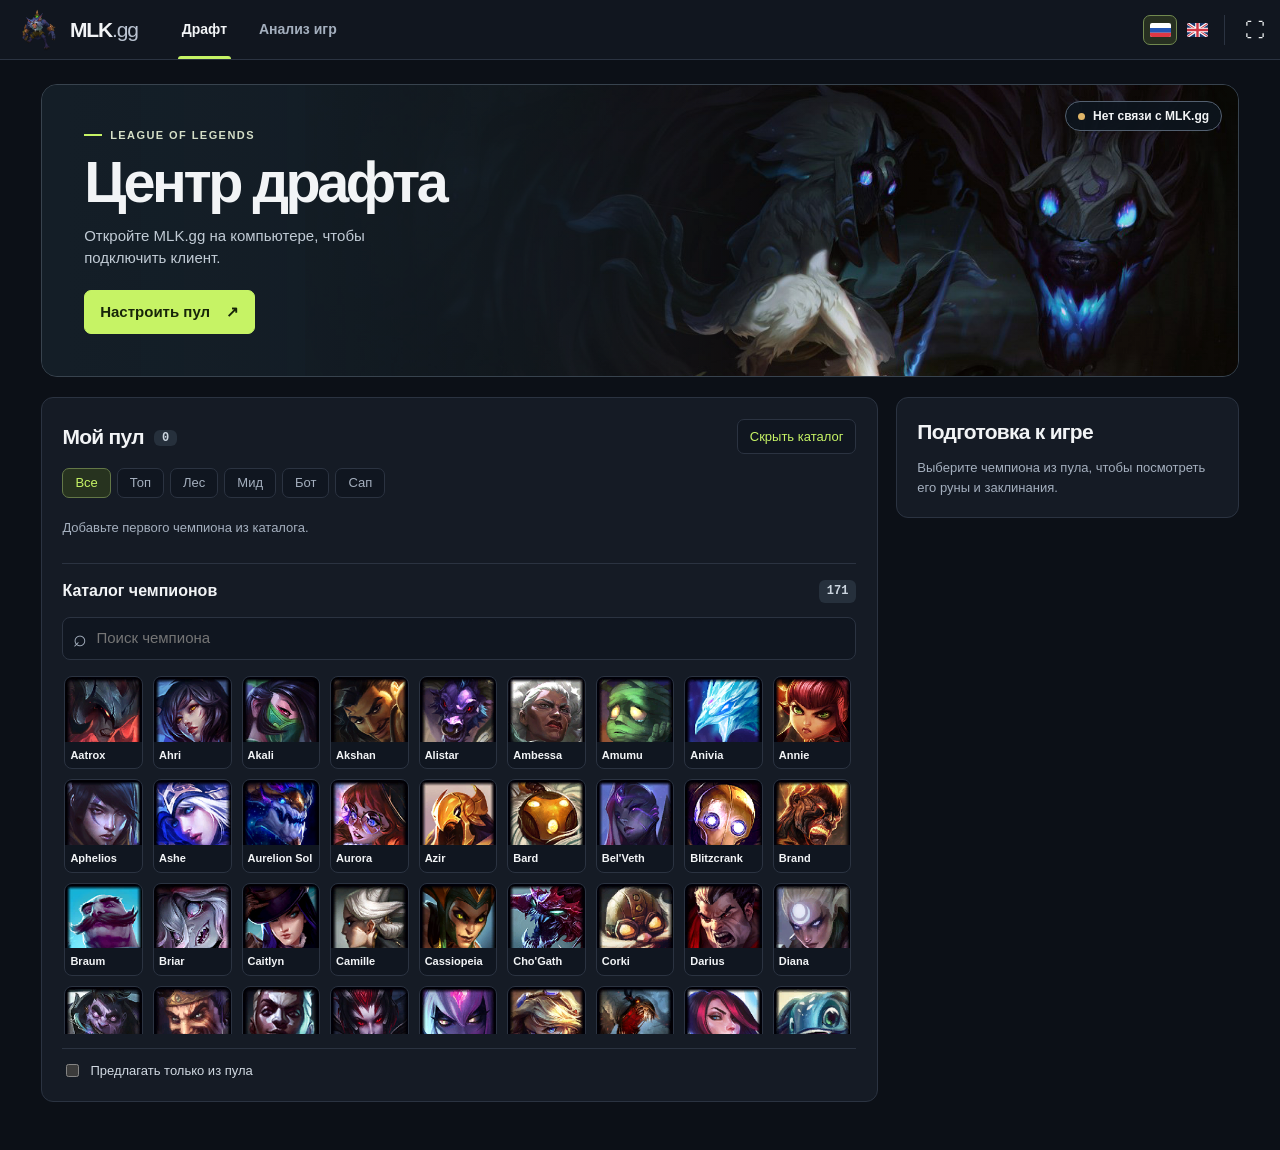
<file: index.html>
<!DOCTYPE html>
<html lang="ru">
<head>
<meta charset="utf-8">
<meta name="viewport" content="width=device-width,initial-scale=1">
<title>MLK.gg</title>
<link rel="icon" type="image/png" href="assets/img/logo.png">
<link rel="stylesheet" href="assets/css/draft.css">
<link rel="stylesheet" href="assets/css/portraits.css">
<link rel="stylesheet" href="assets/css/loadout-icons.css">
<link rel="stylesheet" href="assets/css/analysis.css">
</head>
<body>
<header class="windowbar" id="windowbar">
  <a class="brand" href="#overview" aria-label="MLK.gg — к обзору"><span class="brand-mark"><img src="assets/img/logo.png" alt=""></span><strong>MLK<span>.gg</span></strong></a>
  <nav class="app-tabs" role="tablist" aria-label="Разделы">
    <button role="tab" id="tabDraft" type="button" aria-selected="true" aria-controls="overview">Драфт</button>
    <button role="tab" id="openAnalysis" type="button" aria-selected="false" aria-controls="gamesView" title="Разбор последних 20 игр по модели">Анализ игр</button>
  </nav>
  <span class="pywebview-drag-region"></span>
  <div class="languages" role="group" aria-label="Язык интерфейса">
    <button data-lang="ru" lang="ru" title="Русский" aria-label="Русский"><svg viewBox="0 0 30 20" aria-hidden="true"><path fill="#fff" d="M0 0h30v20H0z"/><path fill="#2456b5" d="M0 7h30v7H0z"/><path fill="#df3845" d="M0 14h30v6H0z"/></svg></button>
    <button data-lang="en" lang="en" title="English" aria-label="English"><svg viewBox="0 0 60 40" aria-hidden="true"><path fill="#19366b" d="M0 0h60v40H0z"/><path stroke="#fff" stroke-width="8" d="m0 0 60 40m0-40L0 40"/><path stroke="#cd3544" stroke-width="3" d="m0 1 30 20m30 18L30 19m0 2L60 1M0 39l30-20"/><path stroke="#fff" stroke-width="13" d="M30 0v40M0 20h60"/><path stroke="#cd3544" stroke-width="7" d="M30 0v40M0 20h60"/></svg></button>
  </div>
  <div class="window-actions"><button id="minimize" title="Свернуть" aria-label="Свернуть окно" hidden>−</button><button id="fullscreen" title="На весь экран" aria-label="На весь экран" aria-pressed="false" hidden><span aria-hidden="true">⛶</span></button><button id="close" title="Закрыть" aria-label="Закрыть окно" hidden>×</button></div>
</header>
<div class="updbar" id="updbar" hidden><span class="ui">⬆</span><span class="ut">Доступна новая версия <b id="updv"></b> <small id="updc"></small></span><button class="btn primary" id="updgo" type="button" hidden>Обновить</button><a class="btn primary" id="updlink" target="_blank" rel="noopener">Скачать</a><button class="btn" id="upddis" type="button">Позже</button></div>
<main id="overview" role="tabpanel" aria-labelledby="tabDraft">
  <section class="banner" aria-labelledby="phaseTitle">
    <div class="banner-copy">
      <div class="game"><i></i> League of Legends</div>
      <h1 id="phaseTitle">Центр драфта</h1>
      <p id="phaseCopy">Подключаемся к клиенту League of Legends…</p>
      <button class="primary" id="choosePool">Настроить пул <span aria-hidden="true">↗</span></button>
    </div>
    <div id="playerProfile" hidden></div>
    <div class="livebar" id="livebar"><span class="dot"></span><span id="ltxt">Подключение…</span><strong id="ltimer"></strong></div>
  </section>
  <div class="loadout" id="loadout" role="status" hidden></div>
  <section id="banband" class="banbar" hidden aria-label="Баны"><div><h3>Баны союзников</h3><div class="bslots" id="bansL"></div></div><div><h3>Баны соперников</h3><div class="bslots" id="bansR"></div></div></section>
  <div class="draft-layout"><div id="teams" class="teams" hidden>
    <section class="team ally"><h3>Союзники</h3><div id="ally"></div></section>
    <section class="team enemy"><h3>Соперники</h3><div id="enemy"></div></section>
  </div><section id="analysis" hidden>
  <div id="hero"></div>
  <div class="tops" id="tops"></div>
  <div class="comp" id="comp"></div>
  <div class="ranking"><h2>Рейтинг для вашей роли</h2>
  <div class="rank-tools"><input id="rankSearch" type="search" aria-label="Найти в рейтинге" placeholder="Найти чемпиона"><select id="rankSort" aria-label="Сортировка рейтинга"><option value="total">По итогу</option><option value="l">По линии</option><option value="k">Против состава</option><option value="s">По синергии</option></select></div>
  <div class="scroll"><table><thead><tr><th>Чемпион</th><th>Тир</th><th>Линия</th><th>Состав</th><th>Синергия</th><th>Итог</th></tr></thead><tbody id="tbl"></tbody></table></div><p id="rankEmpty" hidden>Нет совпадений</p></div>
  <details><summary>Как считается оценка</summary>
  <p><b>Линия:</b> известные контрпики (±3), дальний бой против ближнего на топе и миде, ранняя сила против поздней, защита от рывков. На боте учитываются оба врага: Бот полностью, саппорт наполовину.</p>
  <p><b>Против состава:</b> урон в % от здоровья против танков, бурст против составов без фронтлайна, блок рывков против мобильных врагов, защита от дайва, жёсткий engage против поука, ловля неподвижных керри, наказание поздних составов.</p>
  <p><b>Синергия:</b> баланс физического и магического урона, нужен ли фронтлайн, engage и контроль, защита гиперкерри, подбросы для Ясуо и Ёнэ, известные связки (Xayah + Rakan, Orianna + Malphite и другие).</p>
  <p>Базовые оценки рассчитываются по правилам. При наличии статистики матчей модель учитывает данные для конкретных пар чемпионов.</p>
  </details>
</section>
</div>
  <div class="prep-layout">
    <section class="panel collection" id="collection">
      <div class="heading"><h2>Мой пул <span class="number" id="poolCount">0</span></h2><button id="catalogToggle" aria-controls="catalog">Добавить чемпиона</button></div>
      <div id="chips" class="chips" role="group" aria-label="Фильтр по роли"></div>
      <div id="poolrow" class="favorites"></div>
      <section id="catalog" hidden>
        <div class="heading"><h3>Каталог чемпионов</h3><span class="number" id="count"></span></div>
        <div class="search"><span aria-hidden="true">⌕</span><input id="pq" type="search" placeholder="Поиск чемпиона" aria-label="Поиск чемпиона" autocomplete="off"></div>
        <div class="grid" id="grid"></div>
      </section>
      <label class="check"><input type="checkbox" id="poolOnly">Предлагать только из пула</label>
    </section>
    <aside class="panel" id="preparation" aria-labelledby="prepHeading">
      <h2 id="prepHeading">Подготовка к игре</h2>
      <p id="prepEmpty" class="sub">Выберите чемпиона из пула, чтобы посмотреть его руны и заклинания.</p>
      <div id="prepCard" hidden>
        <div class="prep-champion"><span id="prepPortrait"></span><div><h3 id="prepName"></h3><select id="prepRole" aria-label="Роль чемпиона"></select></div></div>
        <div id="prepResult" role="status"></div>
      </div>
    </aside>
  </div>
</main>
<main id="gamesView" role="tabpanel" aria-labelledby="openAnalysis" hidden>
  <section class="ga-head">
    <div class="ga-actions"><button class="primary" id="backToDraft" type="button"><span aria-hidden="true">←</span> Перейти к драфту</button><button id="reload" type="button" title="Заново загрузить игры из клиента"><span aria-hidden="true">↻</span> Загрузить заново</button></div>
    <div class="game"><i></i> <span id="gaKicker">Последние 20 игр</span></div>
    <h1 id="gaTitle">Анализ игр</h1>
    <p id="gaSub">Каждый драфт разобран моделью MLK.gg: насколько удачен был ваш пик против линии, против состава соперника и вместе с командой.</p>
  </section>
  <div id="gaStatus" class="loadout" role="status">Загружаю последние игры из клиента…</div>
  <section id="gaSummary" class="ga-summary" hidden aria-label="Итоги"></section>
  <section id="gaInsights" class="panel ga-insights" hidden aria-labelledby="gaInsightsTitle"></section>
  <section id="gaChartBox" class="panel ga-chartbox" hidden aria-labelledby="gaChartTitle">
    <div class="heading"><h2 id="gaChartTitle">Оценка вашего пика по играм</h2><span class="ga-legend"><i class="w"></i>победа <i class="l"></i>поражение</span></div>
    <div id="gaChart" class="ga-chart"></div>
  </section>
  <div class="ga-layout" id="gaLayout" hidden>
    <nav class="panel ga-list" aria-labelledby="gaListTitle"><h2 id="gaListTitle">Игры</h2><ol id="gaList"></ol></nav>
    <section class="panel ga-detail" id="gaDetail" aria-live="polite"></section>
  </div>
  <details class="ga-notes">
    <summary>Как читать анализ</summary>
    <p><b>Оценка пика</b> — та же модель, что подсказывает в драфте: линия, игра против состава соперника и синергия с командой. Плюс — модель считает пик удачным, минус — неудачным.</p>
    <p><b>Место в рейтинге</b> — каким по счёту ваш чемпион оказался среди всех вариантов для вашей роли в этом драфте (без забаненных и уже взятых чемпионов).</p>
    <p><b>Драфт команд</b> — сумма оценок пяти пиков каждой команды. Положительная разница значит, что по модели составы были в вашу пользу.</p>
    <p>Модель видит итоговые составы, а в самом драфте часть пиков соперника была ещё неизвестна. Роли соперников клиент не сообщает, поэтому они определяются по подсказкам клиента, Смайту и обычным ролям чемпионов. 20 игр — маленькая выборка: цифры показывают тенденции, а не доказательства.</p>
  </details>
</main>
<script src="assets/js/game-data.js"></script>
<script src="assets/js/language.js"></script>
<script src="assets/js/profile.js"></script>
<script src="assets/js/role-data.js"></script>
<script src="assets/js/draft.js"></script>
<script src="assets/js/analysis.js"></script>
</body>
</html>
</file>
<file: assets/css/draft.css>
:root {
  color-scheme: dark;
  --bg: #0c1017; --panel: #151b25; --well: #101620; --line: #2b3341;
  --ink: #f2f4f6; --mute: #a4afbe; --lime: #c6f365; --blue: #78bfff;
  --red: #ff8694; --good: #91d6ab; --bad: #ff899c;
  font: 15px/1.5 Inter, -apple-system, BlinkMacSystemFont, "Segoe UI", sans-serif;
  color: var(--ink); background: var(--bg);
}
* { box-sizing: border-box }
body { margin: 0 }
[hidden] { display: none !important }
button, input, select { font: inherit; color: inherit }
button, select, summary { cursor: pointer }
button, select, input[type=search] { border: 1px solid var(--line); border-radius: 7px; background: var(--well) }
button { padding: 7px 12px }
button:hover, select:hover { border-color: #758395 }
button:focus-visible, a:focus-visible, input:focus-visible, select:focus-visible, summary:focus-visible { outline: 2px solid var(--lime); outline-offset: 3px }
a { color: inherit; text-decoration: none }
h1, h2, h3, h4, p { margin: 0 }
h2 { font-size: 21px; line-height: 1.2; letter-spacing: -.035em }
h3 { font-size: 16px; line-height: 1.3 }
main, [id] { scroll-margin-top: 82px }
.windowbar { position: sticky; top: 0; z-index: 10; display: flex; align-items: center; gap: 12px; height: 60px; padding: 0 8px 0 18px; background: #11161f; border-bottom: 1px solid var(--line); user-select: none }
.brand, .window-actions, .livebar, .game, .heading, .name-line, .tn, .pchip, .check { display: flex; align-items: center }
.brand { gap: 10px; white-space: nowrap; font-size: 21px; letter-spacing: -.055em }
.brand-mark { display: block; width: 42px; height: 44px }
.brand-mark img { width: 100%; height: 100%; object-fit: contain }
.brand span { font-weight: 500; color: #bbc4d2 }
nav a:hover, nav a[aria-current] { color: var(--ink); border-color: var(--lime) }
.pywebview-drag-region { flex: 1; align-self: stretch }
.app-tabs { display: flex; align-self: stretch; gap: 4px; margin-left: 18px }
.app-tabs button { position: relative; padding: 0 14px; border: 0; border-radius: 0; background: transparent; color: var(--mute); font-size: 14px; font-weight: 650; white-space: nowrap }
.app-tabs button:hover { color: var(--ink); background: #182130 }
.app-tabs button[aria-selected=true] { color: var(--ink) }
.app-tabs button[aria-selected=true]::after { content: ""; position: absolute; left: 10px; right: 10px; bottom: 0; height: 3px; border-radius: 3px 3px 0 0; background: var(--lime) }
@media(max-width:560px){.app-tabs{margin-left:4px;gap:0}.app-tabs button{padding:0 8px;font-size:13px}}
.window-actions { gap: 2px }
.window-actions button { padding: 0; width: 35px; height: 31px; border: 0; background: transparent; font: 20px/1 system-ui }
.window-actions button:hover { background: #303949 }
#close:hover { background: #a72c42 }
#fullscreen[aria-pressed=true] { background: #303949; color: var(--lime) }
main { max-width: 1440px; padding: 24px clamp(16px,3.2vw,48px) 48px; margin: auto }
.banner { position: relative; isolation: isolate; overflow: hidden; min-height: 278px; display: flex; align-items: center; padding: clamp(24px,3.3vw,46px); border: 1px solid #38434e; border-radius: 16px; background: #16202a }
.banner::before { content: ""; position: absolute; inset: 0; z-index: -1; background: linear-gradient(90deg,#141e27 2%,rgba(19,29,38,.96) 20%,rgba(19,29,38,.7) 43%,rgba(12,16,23,.06) 70%),url("../img/kindred.jpg") right 36% / 78% auto no-repeat }
.banner-copy { width: min(48%,540px) }
.game, .kicker { color: var(--mute); font-size: 12px; font-weight: 650 }
.game { gap: 8px; color: #d5dfc7; letter-spacing: .13em; text-transform: uppercase; font-size: 11px }
.game i { width: 18px; height: 2px; background: var(--lime) }
h1 { margin: 9px 0 6px; font-size: clamp(36px,4.5vw,68px); line-height: 1.04; letter-spacing: -.06em }
.banner-copy p { margin: 12px 0 20px; max-width: 42ch; color: #c1cbd5; line-height: 1.5 }
.primary { display: inline-flex; align-items: center; gap: 16px; background: var(--lime); border-color: var(--lime); color: #172509; font-weight: 750; padding: 10px 15px }
.primary:hover { background: #daff8b }
.livebar { position: absolute; right: 16px; top: 16px; gap: 8px; background: #0d141de8; border: 1px solid #536070; border-radius: 20px; padding: 5px 12px; font-size: 12px; font-weight: 650 }
.dot { width: 7px; height: 7px; border-radius: 50%; background: #e0b668 }
.livebar[data-s=live] .dot,.livebar[data-s=idle] .dot { background: var(--lime) }
#ltimer:empty { display:none }
#ltimer { font-variant-numeric: tabular-nums; color: var(--lime) }
.in-draft .banner { min-height: 112px; padding-block: 15px }
.in-draft .banner h1 { font-size: 34px }
.in-draft .banner-copy p,.in-draft #choosePool { display: none }
.loadout,.updbar { padding: 10px 15px; margin-top: 8px; background: #1b3029; border-radius: 8px; color: #b4e6c9 }
.updbar { display: flex; align-items: center; flex-wrap: wrap; gap: 12px; background: #343021; color: #ffe399 }
.prep-layout,.draft-layout { display: grid; gap: 18px; align-items: start; margin-top: 20px }
.prep-layout { grid-template-columns: minmax(0,1fr) minmax(270px,.41fr) }
.draft-layout { grid-template-columns: minmax(0,1.1fr) minmax(0,1fr) }
body:not(.in-draft) .draft-layout { display: none }
.panel,.team,.hero,.top,.comp,.ranking,#analysis > details,.banbar { background: var(--panel); border: 1px solid var(--line); border-radius: 12px }
.panel,.hero,.comp,.ranking,#analysis > details { padding: clamp(16px,1.6vw,23px) }
aside,#analysis { display: grid; gap: 14px; min-width: 0 }
.heading { justify-content: space-between; gap: 10px; margin-bottom: 14px }
.number { border-radius: 6px; padding: 1px 8px; color: #cbd5df; background: #26303c; font: 600 12px/21px ui-monospace, monospace }
.search { display: flex; align-items: center; gap: 7px; padding: 0 10px; background: var(--well); border: 1px solid var(--line); border-radius: 8px; color: var(--mute) }
.search:focus-within { border-color: var(--lime) }
.search span { font-size: 23px }
.search input[type=search] { padding: 9px 2px; border: 0; background: transparent; flex: 1; outline: 0; min-width: 0 }
.chips,.rank-tools { display: flex; gap: 6px; flex-wrap: wrap; margin: 12px 0 }
.chip { padding: 4px 12px; color: var(--mute); font-size: 13px }
.chip.on { color: var(--lime); border-color: #637747; background: #27331f }
.grid { display: grid; grid-template-columns: repeat(auto-fill,minmax(74px,1fr)); gap: 10px; max-height: 362px; overflow-y: auto; padding: 4px 5px 6px 2px; scrollbar-color: #46505e var(--well) }
.tile { position: relative; min-width: 0; padding: 0; overflow: hidden; border-radius: 8px; text-align: left; background: var(--well) }
.tp { display: block; aspect-ratio: 1.18; overflow: hidden }
.tp .portrait { height: auto; aspect-ratio: 1 }
.tile .nm { display: block; padding: 5px; font-size: 11px; font-weight: 650; overflow: hidden; text-overflow: ellipsis; white-space: nowrap }
.tile:hover,.tile.p { border-color: var(--lime) }
.tile.p::after { content: "✓"; position: absolute; right: 3px; top: 3px; border-radius: 3px; padding: 0 4px; color: #182300; background: var(--lime); font-weight: 800 }
.portrait { display: block; width: 100%; height: 100%; background-color: #293645; background-repeat: no-repeat }
.poolrow,.tags { display: flex; gap: 6px; flex-wrap: wrap }
.hint,.sub,.source,details p,.empty,.noresult,#rankEmpty { color: var(--mute); font-size: 13px }
.check { gap: 8px; margin-top: 14px; padding-top: 12px; border-top: 1px solid var(--line); color: #d1d9e2; font-size: 13px }
input[type=checkbox],input[type=range] { accent-color: var(--lime) }
summary { font-size: 14px; font-weight: 650 }
details p { margin-top: 10px }
.banbar { display: flex; align-items: center; justify-content: space-between; gap: 10px; padding: 12px 16px; margin-top: 16px }
.banbar h3 { margin-bottom: 6px; color: var(--mute); font-size: 12px }
.bslots,.teams,.tops,.cgrid,.why { display: grid; gap: 8px }
.bslots { grid-template-columns: repeat(5,clamp(44px,4.1vw,56px)) }
.bslot,.role,.port { display: block; overflow: hidden; position: relative; aspect-ratio: 1; border-radius: 6px; background: var(--well); border: 1px solid var(--line) }
.pt,.bbtn,.bbtn .x { position: absolute; inset: 0 }
.bbtn .x { display: grid; place-items: center; color: #596377; font-size: 12px }
.filled .x { color: white; background: #7c1e413b }
.filled .portrait { filter: saturate(.45) }
.teams,.cgrid { grid-template-columns: repeat(2,minmax(0,1fr)) }
.team { padding: 14px }
.team h3 { margin-bottom: 9px; padding-bottom: 8px; border-bottom: 2px solid var(--blue); color: var(--blue) }
.enemy h3 { border-color: var(--red); color: var(--red) }
.row { display: grid; grid-template-columns: clamp(60px,4.9vw,72px) minmax(0,1fr); gap: 10px; align-items: center; min-height: 84px; border-bottom: 1px solid var(--line) }
.row:last-child { border: 0 }
.role { width: 100% }
.rl { position: absolute; inset: auto 0 0; background: #101621db; font-size: 11px; text-align: center }
.slot-name,.pick-state { display: block; overflow-wrap: anywhere; font-size: 15px }
.pick-state { font-size: 12px; color: var(--mute) }
.me .role { border-color: var(--lime) }
.row[data-status=hover] .pick-state { color: #ddbd7a }
.row[data-status=locked] .pick-state { color: var(--good) }
@keyframes hover-pulse { from {opacity:1} to {opacity:.35} }
@media (prefers-reduced-motion:no-preference) { .row[data-status=hover] .pt { animation: hover-pulse .85s ease-in-out infinite alternate } }
.hero { padding: 14px 18px; border-top: 2px solid var(--lime) }
.hero-top,.pick,.ct h3 { display: flex; align-items: center; gap: 10px }
.hero-top { flex-wrap: wrap }
.port { flex: none; width: 46px }
.port.s { width: 26px }.port.xs { width: 22px }
.big { font-size: 23px; font-weight: 750; letter-spacing: -.04em }
.name-line { gap: 7px }
.total { margin-left: auto; text-align: right }
.pos { color: var(--good) }.neg { color: var(--bad) }
.tier { display: inline-grid; place-items: center; padding: 1px 6px; border-radius: 4px; font-size: 12px; background: #374256; font-weight: 750 }
.t-Sp,.t-S { background: #534323; color: #ffde84 }.t-A { background: #2c4373; color: #c1dbff }.t-B { background: #2f4c46; color: #c1ebd7 }
.bars,.why,.tops,.comp .sub { margin-top: 14px }
.bar,.m { display: grid; grid-template-columns: minmax(90px,1fr) minmax(34px,1.5fr) 36px; align-items: center; gap: 6px; font-size: 12px; margin: 4px 0 }
.track,.mt { position: relative; height: 6px; border-radius: 4px; background: var(--well); overflow: hidden }
.fill,.mt i { position: absolute; height: 100%; border-radius: 4px }
.num,.v { text-align: right; font-variant-numeric: tabular-nums }
.why { grid-template-columns: repeat(3,minmax(0,1fr)); border-top: 1px solid var(--line); padding-top: 12px; font-size: 12px }
.why ul { padding: 0; margin: 5px 0; list-style: none; color: var(--mute) }
.why li { margin-bottom: 4px }.why li span:first-child { margin-right: 4px }
.tops { grid-template-columns: repeat(auto-fit,minmax(155px,1fr)); margin-top: 0 }
.top { padding: 12px }.top h3 { margin-bottom: 8px; font-size: 14px }
.pick { width: 100%; gap: 5px; border: 1px solid transparent; padding: 4px; font-size: 12px; background: transparent; text-align: left }
.pick span:last-child { margin-left: auto }.pick.on,tbody tr.on { background: #263626 }
.cgrid { gap: 16px; margin-top: 14px }.ct h3 { justify-content: space-between }.ct small { color: var(--mute); font-size: 11px }
.dmg { display: flex; overflow: hidden; border-radius: 5px; font-size: 10px; text-align: center; margin: 8px 0 }
.ad { background: #985c29 }.ap { background: #664594 }.ct.a .mt i { background: var(--blue) }.ct.e .mt i { background: var(--red) }
.tag { padding: 2px 6px; background: var(--well); border-radius: 5px; font-size: 11px; color: var(--mute) }.tag.warn { color: #ffc49b }
.rank-tools input,.rank-tools select { padding: 6px 9px; min-width: 0; font-size: 13px }
.scroll { overflow: auto; max-height: 380px }.tn { gap: 8px }
table { width: 100%; border-collapse: collapse; font-size: 12px; white-space: nowrap }
th,td { padding: 6px; border-bottom: 1px solid var(--line); text-align: right } th:first-child,td:first-child { text-align: left }
th { position: sticky; top: 0; background: var(--well); color: var(--mute) }tbody tr { cursor: pointer }tbody tr:hover { background: #222c38 }
@media(max-width:1050px){.team{padding:10px}.why{grid-template-columns:1fr}.cgrid{grid-template-columns:1fr}}
@media(max-width:760px){main{padding-top:12px}.windowbar{gap:12px}.prep-layout,.draft-layout{grid-template-columns:1fr}.banner-copy{width:65%}.banner{min-height:245px}.cgrid{grid-template-columns:repeat(2,minmax(0,1fr))}.grid{max-height:300px}}
@media(max-width:560px){.banner{padding:52px 18px 22px}.banner-copy{width:100%}.banner::before{background:linear-gradient(90deg,#131c26f0,#131c26ab),url("../img/kindred.jpg") 60% center/cover}.livebar{top:10px;right:10px}.in-draft .banner{padding:40px 15px 13px}.cgrid{grid-template-columns:1fr}.grid{grid-template-columns:repeat(auto-fill,minmax(62px,1fr));gap:7px}.banbar{padding:10px}.bslots{gap:3px}.chips{gap:4px}.chip{padding:4px 8px}}

@media (min-width: 1051px) and (min-height: 660px) { .teams { position: sticky; top: 76px } }

.languages { display: flex; align-items: center; gap: 3px; padding-right: 10px; border-right: 1px solid var(--line) }
.languages button { display: grid; place-items: center; width: 34px; height: 30px; padding: 5px; background: transparent; border-color: transparent }
.languages button[aria-pressed=true] { background: #273021; border-color: #71894f }
.languages button:hover { border-color: var(--mute) }
.languages svg { width: 21px; border-radius: 2px }
.collection h2 .number { vertical-align: middle; margin-left: 5px; letter-spacing: 0 }
#catalogToggle { color: var(--lime); font-size: 13px }
#catalog { margin-top: 18px; border-top: 1px solid var(--line); padding-top: 16px }
#catalog .grid { margin-top: 12px }
.favorites { display: grid; grid-template-columns: repeat(auto-fill,minmax(102px,1fr)); gap: 12px }
.favorites .hint { grid-column: 1/-1; padding: 8px 0 }
.favorite { min-width: 0; position: relative }
.favorite .tile { width: 100% }
.favorite .nm { font-size: 14px; padding: 6px 8px }
.favorite .tile[aria-pressed=true] { border-color: var(--lime); box-shadow: 0 0 0 1px var(--lime) }
.favorite .remove { position: absolute; right: 4px; top: 4px; width: 24px; height: 24px; padding: 0; border-radius: 50%; background: #0e151ee6; line-height: 1 }
.prep-champion,.prep-item { display: flex; align-items: center; gap: 12px }
.prep-champion { padding: 0 0 16px; border-bottom: 1px solid var(--line) }
#prepPortrait .port { width: 64px; border-radius: 9px }
.prep-champion h3 { font-size: 21px; margin-bottom: 4px }
.prep-champion select { padding: 3px 7px; color: var(--mute); font-size: 13px }
#prepResult { margin-top: 12px }
.prep-item { margin-top: 10px }
.loadout-icon { flex: none; height: 38px; width: 38px; border-radius: 6px; background-color: var(--well) }
.prep-item small,.prep-item strong { display: block }
.prep-item small { color: var(--mute); font-size: 12px }
.breakdown { border-top: 1px solid var(--line); padding-top: 8px; margin-top: 10px }
.breakdown summary { color: var(--mute); font-size: 13px }
@media(max-width:560px){
  .windowbar { padding-inline: 7px; gap: 4px }.brand { gap: 4px; font-size: 18px }.brand-mark { width: 32px }
  .window-actions button { width: 29px }.languages { padding-right: 4px }
  .banbar { flex-wrap: wrap; gap: 10px }.bslots { grid-template-columns: repeat(5,44px) }
  .row { grid-template-columns: 52px minmax(0,1fr); gap: 5px; min-height: 72px }.slot-name { font-size: 13px }
}

.banner.has-profile { min-height: 0; padding: 28px 32px 20px }
#playerProfile { width: 100%; min-width: 0 }
#playerProfile small { display: block; font-size: 13px; color: #c0cbd5 }
.profile-id,.profile-numbers,.profile-history-head,.profile-match { display: flex; align-items: center }
.profile-id { gap: 16px; padding-right: 150px }
.profile-id > div:last-child { min-width: 0; overflow-wrap: anywhere }
.profile-avatar { position: relative; flex: none; width: 70px; height: 70px; display: grid; place-items: center; overflow: hidden; border: 1px solid #849d70; border-radius: 14px; background: var(--well); color: var(--lime); font-size: 26px }
.profile-avatar img { position: absolute; inset: 0; width: 100%; height: 100%; object-fit: cover }
.profile-id h1 { font-size: clamp(27px,3.2vw,38px); line-height: 1.15; margin: 2px 0 4px; letter-spacing: -.045em }
.profile-id em,.profile-numbers em { font-style: normal; font-size: .55em; color: #bac6d2; font-weight: 550; letter-spacing: 0 }
.profile-numbers { flex-wrap: wrap; gap: 12px 30px; margin: 22px 0 }
.profile-numbers > div + div { border-left: 1px solid #53616c; padding-left: 30px }
.profile-numbers strong { display: block; font-size: 23px; letter-spacing: -.025em }
.profile-numbers em { font-size: 15px }
.profile-history { padding-top: 12px; border-top: 1px solid #44505b }
.profile-history-head { justify-content: space-between; margin-bottom: 10px; gap: 10px }
.profile-history-head button { background: transparent; border: 0; color: var(--lime); font-size: 13px; padding: 3px 0 }
#recentGames { list-style: none; padding: 0; margin: 0; display: grid; grid-template-columns: repeat(5,minmax(0,1fr)); gap: 9px }
.profile-match { min-width: 0; gap: 9px; border: 1px solid #445354; border-radius: 8px; padding: 8px; background: #101923ef }
button.profile-match { width: 100%; height: 100%; text-align: left; color: inherit; font: inherit }
button.profile-match:hover { border-color: var(--lime); background: #15222d }
.profile-match .portrait { width: 38px; height: 38px; flex: none; border-radius: 5px }
.profile-match > div { min-width: 0 }
.profile-match b { font-size: 13px }
.profile-match[data-result=win] b { color: #b6e990 }
.profile-match[data-result=loss] b { color: #ffb3ac }
#recentGames small { font-size: 12px; overflow-wrap: anywhere }
@media(max-width: 920px) { #recentGames { grid-template-columns: repeat(auto-fit,minmax(145px,1fr)) } }
@media(max-width: 600px) {
  .banner.has-profile { padding: 48px 15px 16px }
  .profile-id { padding-right: 0; gap: 10px }.profile-avatar { width: 54px; height: 54px }
  .profile-numbers { gap: 10px 16px; margin: 16px 0 }
  .profile-numbers > div + div { border: 0; padding: 0 }.profile-numbers strong { font-size: 18px }
  #recentGames { grid-template-columns: repeat(auto-fit,minmax(130px,1fr)) }
}
</file>
<file: assets/css/portraits.css>
/* Riot Data Dragon 16.23.1. Each portrait occupies a 128 px cell. */
.icon-Aatrox { background-image: url("../img/champion0.png"); background-size: 1000% 300%; background-position: 0.00000% 0.00000%; }
.icon-Ahri { background-image: url("../img/champion0.png"); background-size: 1000% 300%; background-position: 11.11111% 0.00000%; }
.icon-Akali { background-image: url("../img/champion0.png"); background-size: 1000% 300%; background-position: 22.22222% 0.00000%; }
.icon-Akshan { background-image: url("../img/champion0.png"); background-size: 1000% 300%; background-position: 33.33333% 0.00000%; }
.icon-Alistar { background-image: url("../img/champion0.png"); background-size: 1000% 300%; background-position: 44.44444% 0.00000%; }
.icon-Ambessa { background-image: url("../img/champion0.png"); background-size: 1000% 300%; background-position: 55.55556% 0.00000%; }
.icon-Amumu { background-image: url("../img/champion0.png"); background-size: 1000% 300%; background-position: 66.66667% 0.00000%; }
.icon-Anivia { background-image: url("../img/champion0.png"); background-size: 1000% 300%; background-position: 77.77778% 0.00000%; }
.icon-Annie { background-image: url("../img/champion0.png"); background-size: 1000% 300%; background-position: 88.88889% 0.00000%; }
.icon-Aphelios { background-image: url("../img/champion0.png"); background-size: 1000% 300%; background-position: 100.00000% 0.00000%; }
.icon-Ashe { background-image: url("../img/champion0.png"); background-size: 1000% 300%; background-position: 0.00000% 50.00000%; }
.icon-AurelionSol { background-image: url("../img/champion0.png"); background-size: 1000% 300%; background-position: 11.11111% 50.00000%; }
.icon-Aurora { background-image: url("../img/champion0.png"); background-size: 1000% 300%; background-position: 22.22222% 50.00000%; }
.icon-Azir { background-image: url("../img/champion0.png"); background-size: 1000% 300%; background-position: 33.33333% 50.00000%; }
.icon-Bard { background-image: url("../img/champion0.png"); background-size: 1000% 300%; background-position: 44.44444% 50.00000%; }
.icon-Belveth { background-image: url("../img/champion0.png"); background-size: 1000% 300%; background-position: 55.55556% 50.00000%; }
.icon-Blitzcrank { background-image: url("../img/champion0.png"); background-size: 1000% 300%; background-position: 66.66667% 50.00000%; }
.icon-Brand { background-image: url("../img/champion0.png"); background-size: 1000% 300%; background-position: 77.77778% 50.00000%; }
.icon-Braum { background-image: url("../img/champion0.png"); background-size: 1000% 300%; background-position: 88.88889% 50.00000%; }
.icon-Briar { background-image: url("../img/champion0.png"); background-size: 1000% 300%; background-position: 100.00000% 50.00000%; }
.icon-Caitlyn { background-image: url("../img/champion0.png"); background-size: 1000% 300%; background-position: 0.00000% 100.00000%; }
.icon-Camille { background-image: url("../img/champion0.png"); background-size: 1000% 300%; background-position: 11.11111% 100.00000%; }
.icon-Cassiopeia { background-image: url("../img/champion0.png"); background-size: 1000% 300%; background-position: 22.22222% 100.00000%; }
.icon-Chogath { background-image: url("../img/champion0.png"); background-size: 1000% 300%; background-position: 33.33333% 100.00000%; }
.icon-Corki { background-image: url("../img/champion0.png"); background-size: 1000% 300%; background-position: 44.44444% 100.00000%; }
.icon-Darius { background-image: url("../img/champion0.png"); background-size: 1000% 300%; background-position: 55.55556% 100.00000%; }
.icon-Diana { background-image: url("../img/champion0.png"); background-size: 1000% 300%; background-position: 66.66667% 100.00000%; }
.icon-Draven { background-image: url("../img/champion0.png"); background-size: 1000% 300%; background-position: 77.77778% 100.00000%; }
.icon-DrMundo { background-image: url("../img/champion0.png"); background-size: 1000% 300%; background-position: 88.88889% 100.00000%; }
.icon-Ekko { background-image: url("../img/champion0.png"); background-size: 1000% 300%; background-position: 100.00000% 100.00000%; }
.icon-Elise { background-image: url("../img/champion1.png"); background-size: 1000% 300%; background-position: 0.00000% 0.00000%; }
.icon-Evelynn { background-image: url("../img/champion1.png"); background-size: 1000% 300%; background-position: 11.11111% 0.00000%; }
.icon-Ezreal { background-image: url("../img/champion1.png"); background-size: 1000% 300%; background-position: 22.22222% 0.00000%; }
.icon-Fiddlesticks { background-image: url("../img/champion1.png"); background-size: 1000% 300%; background-position: 33.33333% 0.00000%; }
.icon-Fiora { background-image: url("../img/champion1.png"); background-size: 1000% 300%; background-position: 44.44444% 0.00000%; }
.icon-Fizz { background-image: url("../img/champion1.png"); background-size: 1000% 300%; background-position: 55.55556% 0.00000%; }
.icon-Galio { background-image: url("../img/champion1.png"); background-size: 1000% 300%; background-position: 66.66667% 0.00000%; }
.icon-Gangplank { background-image: url("../img/champion1.png"); background-size: 1000% 300%; background-position: 77.77778% 0.00000%; }
.icon-Garen { background-image: url("../img/champion1.png"); background-size: 1000% 300%; background-position: 88.88889% 0.00000%; }
.icon-Gnar { background-image: url("../img/champion1.png"); background-size: 1000% 300%; background-position: 100.00000% 0.00000%; }
.icon-Gragas { background-image: url("../img/champion1.png"); background-size: 1000% 300%; background-position: 0.00000% 50.00000%; }
.icon-Graves { background-image: url("../img/champion1.png"); background-size: 1000% 300%; background-position: 11.11111% 50.00000%; }
.icon-Gwen { background-image: url("../img/champion1.png"); background-size: 1000% 300%; background-position: 22.22222% 50.00000%; }
.icon-Hecarim { background-image: url("../img/champion1.png"); background-size: 1000% 300%; background-position: 33.33333% 50.00000%; }
.icon-Heimerdinger { background-image: url("../img/champion1.png"); background-size: 1000% 300%; background-position: 44.44444% 50.00000%; }
.icon-Hwei { background-image: url("../img/champion1.png"); background-size: 1000% 300%; background-position: 55.55556% 50.00000%; }
.icon-Illaoi { background-image: url("../img/champion1.png"); background-size: 1000% 300%; background-position: 66.66667% 50.00000%; }
.icon-Irelia { background-image: url("../img/champion1.png"); background-size: 1000% 300%; background-position: 77.77778% 50.00000%; }
.icon-Ivern { background-image: url("../img/champion1.png"); background-size: 1000% 300%; background-position: 88.88889% 50.00000%; }
.icon-Janna { background-image: url("../img/champion1.png"); background-size: 1000% 300%; background-position: 100.00000% 50.00000%; }
.icon-JarvanIV { background-image: url("../img/champion1.png"); background-size: 1000% 300%; background-position: 0.00000% 100.00000%; }
.icon-Jax { background-image: url("../img/champion1.png"); background-size: 1000% 300%; background-position: 11.11111% 100.00000%; }
.icon-Jayce { background-image: url("../img/champion1.png"); background-size: 1000% 300%; background-position: 22.22222% 100.00000%; }
.icon-Jhin { background-image: url("../img/champion1.png"); background-size: 1000% 300%; background-position: 33.33333% 100.00000%; }
.icon-Jinx { background-image: url("../img/champion1.png"); background-size: 1000% 300%; background-position: 44.44444% 100.00000%; }
.icon-Kaisa { background-image: url("../img/champion1.png"); background-size: 1000% 300%; background-position: 55.55556% 100.00000%; }
.icon-Kalista { background-image: url("../img/champion1.png"); background-size: 1000% 300%; background-position: 66.66667% 100.00000%; }
.icon-Karma { background-image: url("../img/champion1.png"); background-size: 1000% 300%; background-position: 77.77778% 100.00000%; }
.icon-Karthus { background-image: url("../img/champion1.png"); background-size: 1000% 300%; background-position: 88.88889% 100.00000%; }
.icon-Kassadin { background-image: url("../img/champion1.png"); background-size: 1000% 300%; background-position: 100.00000% 100.00000%; }
.icon-Katarina { background-image: url("../img/champion2.png"); background-size: 1000% 300%; background-position: 0.00000% 0.00000%; }
.icon-Kayle { background-image: url("../img/champion2.png"); background-size: 1000% 300%; background-position: 11.11111% 0.00000%; }
.icon-Kayn { background-image: url("../img/champion2.png"); background-size: 1000% 300%; background-position: 22.22222% 0.00000%; }
.icon-Kennen { background-image: url("../img/champion2.png"); background-size: 1000% 300%; background-position: 33.33333% 0.00000%; }
.icon-Khazix { background-image: url("../img/champion2.png"); background-size: 1000% 300%; background-position: 44.44444% 0.00000%; }
.icon-Kindred { background-image: url("../img/champion2.png"); background-size: 1000% 300%; background-position: 55.55556% 0.00000%; }
.icon-Kled { background-image: url("../img/champion2.png"); background-size: 1000% 300%; background-position: 66.66667% 0.00000%; }
.icon-KogMaw { background-image: url("../img/champion2.png"); background-size: 1000% 300%; background-position: 77.77778% 0.00000%; }
.icon-KSante { background-image: url("../img/champion2.png"); background-size: 1000% 300%; background-position: 88.88889% 0.00000%; }
.icon-Leblanc { background-image: url("../img/champion2.png"); background-size: 1000% 300%; background-position: 100.00000% 0.00000%; }
.icon-LeeSin { background-image: url("../img/champion2.png"); background-size: 1000% 300%; background-position: 0.00000% 50.00000%; }
.icon-Leona { background-image: url("../img/champion2.png"); background-size: 1000% 300%; background-position: 11.11111% 50.00000%; }
.icon-Lillia { background-image: url("../img/champion2.png"); background-size: 1000% 300%; background-position: 22.22222% 50.00000%; }
.icon-Lissandra { background-image: url("../img/champion2.png"); background-size: 1000% 300%; background-position: 33.33333% 50.00000%; }
.icon-Locke { background-image: url("../img/champion2.png"); background-size: 1000% 300%; background-position: 44.44444% 50.00000%; }
.icon-Lucian { background-image: url("../img/champion2.png"); background-size: 1000% 300%; background-position: 55.55556% 50.00000%; }
.icon-Lulu { background-image: url("../img/champion2.png"); background-size: 1000% 300%; background-position: 66.66667% 50.00000%; }
.icon-Lux { background-image: url("../img/champion2.png"); background-size: 1000% 300%; background-position: 77.77778% 50.00000%; }
.icon-Malphite { background-image: url("../img/champion2.png"); background-size: 1000% 300%; background-position: 88.88889% 50.00000%; }
.icon-Malzahar { background-image: url("../img/champion2.png"); background-size: 1000% 300%; background-position: 100.00000% 50.00000%; }
.icon-Maokai { background-image: url("../img/champion2.png"); background-size: 1000% 300%; background-position: 0.00000% 100.00000%; }
.icon-MasterYi { background-image: url("../img/champion2.png"); background-size: 1000% 300%; background-position: 11.11111% 100.00000%; }
.icon-Mel { background-image: url("../img/champion2.png"); background-size: 1000% 300%; background-position: 22.22222% 100.00000%; }
.icon-Milio { background-image: url("../img/champion2.png"); background-size: 1000% 300%; background-position: 33.33333% 100.00000%; }
.icon-MissFortune { background-image: url("../img/champion2.png"); background-size: 1000% 300%; background-position: 44.44444% 100.00000%; }
.icon-MonkeyKing { background-image: url("../img/champion2.png"); background-size: 1000% 300%; background-position: 55.55556% 100.00000%; }
.icon-Mordekaiser { background-image: url("../img/champion2.png"); background-size: 1000% 300%; background-position: 66.66667% 100.00000%; }
.icon-Morgana { background-image: url("../img/champion2.png"); background-size: 1000% 300%; background-position: 77.77778% 100.00000%; }
.icon-Naafiri { background-image: url("../img/champion2.png"); background-size: 1000% 300%; background-position: 88.88889% 100.00000%; }
.icon-Nami { background-image: url("../img/champion2.png"); background-size: 1000% 300%; background-position: 100.00000% 100.00000%; }
.icon-Nasus { background-image: url("../img/champion3.png"); background-size: 1000% 300%; background-position: 0.00000% 0.00000%; }
.icon-Nautilus { background-image: url("../img/champion3.png"); background-size: 1000% 300%; background-position: 11.11111% 0.00000%; }
.icon-Neeko { background-image: url("../img/champion3.png"); background-size: 1000% 300%; background-position: 22.22222% 0.00000%; }
.icon-Nidalee { background-image: url("../img/champion3.png"); background-size: 1000% 300%; background-position: 33.33333% 0.00000%; }
.icon-Nilah { background-image: url("../img/champion3.png"); background-size: 1000% 300%; background-position: 44.44444% 0.00000%; }
.icon-Nocturne { background-image: url("../img/champion3.png"); background-size: 1000% 300%; background-position: 55.55556% 0.00000%; }
.icon-Nunu { background-image: url("../img/champion3.png"); background-size: 1000% 300%; background-position: 66.66667% 0.00000%; }
.icon-Olaf { background-image: url("../img/champion3.png"); background-size: 1000% 300%; background-position: 77.77778% 0.00000%; }
.icon-Orianna { background-image: url("../img/champion3.png"); background-size: 1000% 300%; background-position: 88.88889% 0.00000%; }
.icon-Ornn { background-image: url("../img/champion3.png"); background-size: 1000% 300%; background-position: 100.00000% 0.00000%; }
.icon-Pantheon { background-image: url("../img/champion3.png"); background-size: 1000% 300%; background-position: 0.00000% 50.00000%; }
.icon-Poppy { background-image: url("../img/champion3.png"); background-size: 1000% 300%; background-position: 11.11111% 50.00000%; }
.icon-Pyke { background-image: url("../img/champion3.png"); background-size: 1000% 300%; background-position: 22.22222% 50.00000%; }
.icon-Qiyana { background-image: url("../img/champion3.png"); background-size: 1000% 300%; background-position: 33.33333% 50.00000%; }
.icon-Quinn { background-image: url("../img/champion3.png"); background-size: 1000% 300%; background-position: 44.44444% 50.00000%; }
.icon-Rakan { background-image: url("../img/champion3.png"); background-size: 1000% 300%; background-position: 55.55556% 50.00000%; }
.icon-Rammus { background-image: url("../img/champion3.png"); background-size: 1000% 300%; background-position: 66.66667% 50.00000%; }
.icon-RekSai { background-image: url("../img/champion3.png"); background-size: 1000% 300%; background-position: 77.77778% 50.00000%; }
.icon-Rell { background-image: url("../img/champion3.png"); background-size: 1000% 300%; background-position: 88.88889% 50.00000%; }
.icon-Renata { background-image: url("../img/champion3.png"); background-size: 1000% 300%; background-position: 100.00000% 50.00000%; }
.icon-Renekton { background-image: url("../img/champion3.png"); background-size: 1000% 300%; background-position: 0.00000% 100.00000%; }
.icon-Rengar { background-image: url("../img/champion3.png"); background-size: 1000% 300%; background-position: 11.11111% 100.00000%; }
.icon-Riven { background-image: url("../img/champion3.png"); background-size: 1000% 300%; background-position: 22.22222% 100.00000%; }
.icon-Rumble { background-image: url("../img/champion3.png"); background-size: 1000% 300%; background-position: 33.33333% 100.00000%; }
.icon-Ryze { background-image: url("../img/champion3.png"); background-size: 1000% 300%; background-position: 44.44444% 100.00000%; }
.icon-Samira { background-image: url("../img/champion3.png"); background-size: 1000% 300%; background-position: 55.55556% 100.00000%; }
.icon-Sejuani { background-image: url("../img/champion3.png"); background-size: 1000% 300%; background-position: 66.66667% 100.00000%; }
.icon-Senna { background-image: url("../img/champion3.png"); background-size: 1000% 300%; background-position: 77.77778% 100.00000%; }
.icon-Seraphine { background-image: url("../img/champion3.png"); background-size: 1000% 300%; background-position: 88.88889% 100.00000%; }
.icon-Sett { background-image: url("../img/champion3.png"); background-size: 1000% 300%; background-position: 100.00000% 100.00000%; }
.icon-Shaco { background-image: url("../img/champion4.png"); background-size: 1000% 300%; background-position: 0.00000% 0.00000%; }
.icon-Shen { background-image: url("../img/champion4.png"); background-size: 1000% 300%; background-position: 11.11111% 0.00000%; }
.icon-Shyvana { background-image: url("../img/champion4.png"); background-size: 1000% 300%; background-position: 22.22222% 0.00000%; }
.icon-Singed { background-image: url("../img/champion4.png"); background-size: 1000% 300%; background-position: 33.33333% 0.00000%; }
.icon-Sion { background-image: url("../img/champion4.png"); background-size: 1000% 300%; background-position: 44.44444% 0.00000%; }
.icon-Sivir { background-image: url("../img/champion4.png"); background-size: 1000% 300%; background-position: 55.55556% 0.00000%; }
.icon-Skarner { background-image: url("../img/champion4.png"); background-size: 1000% 300%; background-position: 66.66667% 0.00000%; }
.icon-Smolder { background-image: url("../img/champion4.png"); background-size: 1000% 300%; background-position: 77.77778% 0.00000%; }
.icon-Sona { background-image: url("../img/champion4.png"); background-size: 1000% 300%; background-position: 88.88889% 0.00000%; }
.icon-Soraka { background-image: url("../img/champion4.png"); background-size: 1000% 300%; background-position: 100.00000% 0.00000%; }
.icon-Swain { background-image: url("../img/champion4.png"); background-size: 1000% 300%; background-position: 0.00000% 50.00000%; }
.icon-Sylas { background-image: url("../img/champion4.png"); background-size: 1000% 300%; background-position: 11.11111% 50.00000%; }
.icon-Syndra { background-image: url("../img/champion4.png"); background-size: 1000% 300%; background-position: 22.22222% 50.00000%; }
.icon-TahmKench { background-image: url("../img/champion4.png"); background-size: 1000% 300%; background-position: 33.33333% 50.00000%; }
.icon-Taliyah { background-image: url("../img/champion4.png"); background-size: 1000% 300%; background-position: 44.44444% 50.00000%; }
.icon-Talon { background-image: url("../img/champion4.png"); background-size: 1000% 300%; background-position: 55.55556% 50.00000%; }
.icon-Taric { background-image: url("../img/champion4.png"); background-size: 1000% 300%; background-position: 66.66667% 50.00000%; }
.icon-Teemo { background-image: url("../img/champion4.png"); background-size: 1000% 300%; background-position: 77.77778% 50.00000%; }
.icon-Thresh { background-image: url("../img/champion4.png"); background-size: 1000% 300%; background-position: 88.88889% 50.00000%; }
.icon-Tristana { background-image: url("../img/champion4.png"); background-size: 1000% 300%; background-position: 100.00000% 50.00000%; }
.icon-Trundle { background-image: url("../img/champion4.png"); background-size: 1000% 300%; background-position: 0.00000% 100.00000%; }
.icon-Tryndamere { background-image: url("../img/champion4.png"); background-size: 1000% 300%; background-position: 11.11111% 100.00000%; }
.icon-TwistedFate { background-image: url("../img/champion4.png"); background-size: 1000% 300%; background-position: 22.22222% 100.00000%; }
.icon-Twitch { background-image: url("../img/champion4.png"); background-size: 1000% 300%; background-position: 33.33333% 100.00000%; }
.icon-Udyr { background-image: url("../img/champion4.png"); background-size: 1000% 300%; background-position: 44.44444% 100.00000%; }
.icon-Urgot { background-image: url("../img/champion4.png"); background-size: 1000% 300%; background-position: 55.55556% 100.00000%; }
.icon-Varus { background-image: url("../img/champion4.png"); background-size: 1000% 300%; background-position: 66.66667% 100.00000%; }
.icon-Vayne { background-image: url("../img/champion4.png"); background-size: 1000% 300%; background-position: 77.77778% 100.00000%; }
.icon-Veigar { background-image: url("../img/champion4.png"); background-size: 1000% 300%; background-position: 88.88889% 100.00000%; }
.icon-Velkoz { background-image: url("../img/champion4.png"); background-size: 1000% 300%; background-position: 100.00000% 100.00000%; }
.icon-Vex { background-image: url("../img/champion5.png"); background-size: 1000% 300%; background-position: 0.00000% 0.00000%; }
.icon-Vi { background-image: url("../img/champion5.png"); background-size: 1000% 300%; background-position: 11.11111% 0.00000%; }
.icon-Viego { background-image: url("../img/champion5.png"); background-size: 1000% 300%; background-position: 22.22222% 0.00000%; }
.icon-Viktor { background-image: url("../img/champion5.png"); background-size: 1000% 300%; background-position: 33.33333% 0.00000%; }
.icon-Vladimir { background-image: url("../img/champion5.png"); background-size: 1000% 300%; background-position: 44.44444% 0.00000%; }
.icon-Volibear { background-image: url("../img/champion5.png"); background-size: 1000% 300%; background-position: 55.55556% 0.00000%; }
.icon-Warwick { background-image: url("../img/champion5.png"); background-size: 1000% 300%; background-position: 66.66667% 0.00000%; }
.icon-Xayah { background-image: url("../img/champion5.png"); background-size: 1000% 300%; background-position: 77.77778% 0.00000%; }
.icon-Xerath { background-image: url("../img/champion5.png"); background-size: 1000% 300%; background-position: 88.88889% 0.00000%; }
.icon-XinZhao { background-image: url("../img/champion5.png"); background-size: 1000% 300%; background-position: 100.00000% 0.00000%; }
.icon-Yasuo { background-image: url("../img/champion5.png"); background-size: 1000% 300%; background-position: 0.00000% 50.00000%; }
.icon-Yone { background-image: url("../img/champion5.png"); background-size: 1000% 300%; background-position: 11.11111% 50.00000%; }
.icon-Yorick { background-image: url("../img/champion5.png"); background-size: 1000% 300%; background-position: 22.22222% 50.00000%; }
.icon-Yunara { background-image: url("../img/champion5.png"); background-size: 1000% 300%; background-position: 33.33333% 50.00000%; }
.icon-Yuumi { background-image: url("../img/champion5.png"); background-size: 1000% 300%; background-position: 44.44444% 50.00000%; }
.icon-Zaahen { background-image: url("../img/champion5.png"); background-size: 1000% 300%; background-position: 55.55556% 50.00000%; }
.icon-Zac { background-image: url("../img/champion5.png"); background-size: 1000% 300%; background-position: 66.66667% 50.00000%; }
.icon-Zed { background-image: url("../img/champion5.png"); background-size: 1000% 300%; background-position: 77.77778% 50.00000%; }
.icon-Zeri { background-image: url("../img/champion5.png"); background-size: 1000% 300%; background-position: 88.88889% 50.00000%; }
.icon-Ziggs { background-image: url("../img/champion5.png"); background-size: 1000% 300%; background-position: 100.00000% 50.00000%; }
.icon-Zilean { background-image: url("../img/champion5.png"); background-size: 1000% 300%; background-position: 0.00000% 100.00000%; }
.icon-Zoe { background-image: url("../img/champion5.png"); background-size: 1000% 300%; background-position: 11.11111% 100.00000%; }
.icon-Zyra { background-image: url("../img/champion5.png"); background-size: 1000% 300%; background-position: 22.22222% 100.00000%; }
</file>
<file: assets/css/loadout-icons.css>
/* Riot Data Dragon 16.23.1 */
.loadout-icon { background-image: url("../img/loadout-icons.png"); background-size: 800% 700% }
.perk-8112 { background-position: 0.00000% 0.00000% }
.perk-8128 { background-position: 14.28571% 0.00000% }
.perk-9923 { background-position: 28.57143% 0.00000% }
.perk-8351 { background-position: 42.85714% 0.00000% }
.perk-8360 { background-position: 57.14286% 0.00000% }
.perk-8369 { background-position: 71.42857% 0.00000% }
.perk-8005 { background-position: 85.71429% 0.00000% }
.perk-8008 { background-position: 100.00000% 0.00000% }
.perk-8021 { background-position: 0.00000% 16.66667% }
.perk-8010 { background-position: 14.28571% 16.66667% }
.perk-8437 { background-position: 28.57143% 16.66667% }
.perk-8439 { background-position: 42.85714% 16.66667% }
.perk-8465 { background-position: 57.14286% 16.66667% }
.perk-8214 { background-position: 71.42857% 16.66667% }
.perk-8229 { background-position: 85.71429% 16.66667% }
.perk-8230 { background-position: 100.00000% 16.66667% }
.perk-8992 { background-position: 0.00000% 33.33333% }
.spell-21 { background-position: 14.28571% 33.33333% }
.spell-721 { background-position: 28.57143% 33.33333% }
.spell-716 { background-position: 42.85714% 33.33333% }
.spell-1 { background-position: 57.14286% 33.33333% }
.spell-71 { background-position: 71.42857% 33.33333% }
.spell-2202 { background-position: 85.71429% 33.33333% }
.spell-2201 { background-position: 100.00000% 33.33333% }
.spell-75 { background-position: 0.00000% 50.00000% }
.spell-14 { background-position: 14.28571% 50.00000% }
.spell-714 { background-position: 28.57143% 50.00000% }
.spell-3 { background-position: 42.85714% 50.00000% }
.spell-73 { background-position: 57.14286% 50.00000% }
.spell-4 { background-position: 71.42857% 50.00000% }
.spell-74 { background-position: 85.71429% 50.00000% }
.spell-705 { background-position: 100.00000% 50.00000% }
.spell-6 { background-position: 0.00000% 66.66667% }
.spell-76 { background-position: 14.28571% 66.66667% }
.spell-7 { background-position: 28.57143% 66.66667% }
.spell-77 { background-position: 42.85714% 66.66667% }
.spell-13 { background-position: 57.14286% 66.66667% }
.spell-713 { background-position: 71.42857% 66.66667% }
.spell-30 { background-position: 85.71429% 66.66667% }
.spell-31 { background-position: 100.00000% 66.66667% }
.spell-709 { background-position: 0.00000% 83.33333% }
.spell-777 { background-position: 14.28571% 83.33333% }
.spell-11 { background-position: 28.57143% 83.33333% }
.spell-711 { background-position: 42.85714% 83.33333% }
.spell-39 { background-position: 57.14286% 83.33333% }
.spell-32 { background-position: 71.42857% 83.33333% }
.spell-720 { background-position: 85.71429% 83.33333% }
.spell-12 { background-position: 100.00000% 83.33333% }
.spell-712 { background-position: 0.00000% 100.00000% }
.spell-54 { background-position: 14.28571% 100.00000% }
.spell-55 { background-position: 28.57143% 100.00000% }
</file>
<file: assets/css/analysis.css>
/* Экран «Анализ игр» в главном окне. Базовые цвета, кнопки и панели — из draft.css. */
#gamesView .sub { color: var(--mute) }
.ga-actions { display: flex; flex-wrap: wrap; gap: 10px; margin-bottom: 18px }
#reload:disabled { opacity: .55; cursor: progress }

.ga-head { padding: 6px 0 4px }
.ga-head h1 { font-size: clamp(30px,3.6vw,48px); overflow-wrap: anywhere }
.ga-head p { max-width: 70ch; color: #c1cbd5 }
#gaStatus { margin: 16px 0 0 }

.ga-summary { display: grid; grid-template-columns: repeat(auto-fit,minmax(200px,1fr)); gap: 12px; margin-top: 20px }
.ga-card { display: flex; flex-direction: column; gap: 4px; min-width: 0; padding: 14px 16px; border: 1px solid #38434e; border-radius: 12px; background: #16202a }
.ga-card > small { color: var(--mute); font-size: 12.5px }
.ga-card > strong { font-size: 30px; line-height: 1.1; letter-spacing: -.04em }
.ga-rate { display: grid; grid-template-columns: minmax(0,1fr) auto; column-gap: 10px; align-items: baseline }
.ga-rate + .ga-rate { margin-top: 8px; padding-top: 8px; border-top: 1px solid var(--line) }
.ga-rate span { color: var(--mute); font-size: 12.5px }
.ga-rate strong { font-size: 21px; letter-spacing: -.03em; font-variant-numeric: tabular-nums }
.ga-rate small { grid-column: 1 / -1; color: #7f8b9a; font-size: 11.5px }

.ga-insights, .ga-chartbox, .ga-layout { margin-top: 18px }
.ga-notes-list { list-style: none; margin: 10px 0 0; padding: 0; display: grid; grid-template-columns: repeat(auto-fit,minmax(280px,1fr)); gap: 8px 22px }
.ga-notes-list li { display: grid; gap: 2px; padding-left: 12px; border-left: 3px solid var(--blue) }
.ga-notes-list li.neg { border-color: var(--bad) }
.ga-notes-list b { font-size: 14px }
.ga-notes-list span { color: #c1cbd5; font-size: 13px }

.ga-chartbox .heading { justify-content: space-between; gap: 12px; flex-wrap: wrap }
.ga-legend { display: flex; align-items: center; gap: 6px; color: var(--mute); font-size: 12px }
.ga-legend i { width: 10px; height: 10px; border-radius: 2px; margin-left: 8px }
.ga-legend .w, .ga-bar.w .ga-track i { background: var(--good) }
.ga-legend .l, .ga-bar.l .ga-track i { background: var(--bad) }
.ga-chart { display: grid; grid-auto-flow: column; grid-auto-columns: minmax(0,1fr); gap: 6px; height: 170px; margin-top: 12px }
.ga-bar { display: flex; flex-direction: column; align-items: center; gap: 4px; min-width: 0; padding: 4px 0; border: 1px solid transparent; border-radius: 6px; background: transparent }
.ga-track { position: relative; flex: 1; width: 100%; background: linear-gradient(#3a4555,#3a4555) 0 50% / 100% 1px no-repeat }
.ga-track i { position: absolute; left: 22%; width: 56%; border-radius: 3px; opacity: .85 }
.ga-bar:hover, .ga-bar.on { border-color: #758395; background-color: #1b2431 }
.ga-bar.on { border-color: var(--lime) }
.ga-bar .port.xs { width: 22px; max-width: 90% }
.ga-bar .portrait { aspect-ratio: 1; height: auto; border-radius: 4px }

.ga-layout { display: grid; grid-template-columns: minmax(280px,.8fr) minmax(0,1.6fr); gap: 18px; align-items: start }
.ga-list { padding: 14px; position: sticky; top: 76px; max-height: calc(100vh - 96px); overflow: auto }
.ga-list h2 { padding: 2px 6px 10px }
.ga-list ol { list-style: none; padding: 0; margin: 0; display: grid; gap: 6px }
.ga-row { display: flex; align-items: center; gap: 10px; width: 100%; padding: 7px 9px; text-align: left; border-color: #303a48; background: var(--well) }
.ga-row.on { border-color: var(--lime); background: #18232e }
.ga-row.skipped { opacity: .6 }
.ga-row .port.s { width: 36px }
.ga-row .portrait { aspect-ratio: 1; height: auto; border-radius: 5px }
.ga-row-main { display: grid; min-width: 0; flex: 1 }
.ga-row-main b { font-size: 13.5px }
.ga-row[data-result=win] .ga-row-main b { color: #b6e990 }
.ga-row[data-result=loss] .ga-row-main b { color: #ffb3ac }
.ga-row small { color: var(--mute); font-size: 12px; white-space: nowrap; overflow: hidden; text-overflow: ellipsis }
.ga-row-side { display: grid; justify-items: end; gap: 1px; font-variant-numeric: tabular-nums }
.ga-row-side > :first-child { display: flex; gap: 6px; align-items: center }
.ga-row-side strong { font-size: 14px }
.ga-row-side .tier + strong { min-width: 34px; text-align: right }
.ga-row-side:has(.tier) { grid-template-columns: auto auto; column-gap: 6px; align-items: center }
.ga-row-side:has(.tier) small { grid-column: 1 / -1 }
.ga-skip { color: var(--mute); font-size: 11.5px; max-width: 110px; text-align: right; line-height: 1.2 }

.ga-detail { min-width: 0 }
.ga-detail-head { display: flex; align-items: center; gap: 12px; flex-wrap: wrap }
.ga-detail-head > .port { width: 54px }
.ga-detail-head .portrait { aspect-ratio: 1; height: auto; border-radius: 8px }
.ga-detail-head .total { margin-left: auto; text-align: right }
.ga-verdict { display: flex; align-items: center; flex-wrap: wrap; gap: 8px; margin-top: 14px; padding: 9px 12px; border-radius: 9px; background: var(--well); font-size: 14px }
.ga-dot { color: #5d6878 }
.ga-skipnote { margin-top: 14px }
.ga-sub { margin: 20px 0 8px; font-size: 15px }
.ga-alts { display: grid; grid-template-columns: repeat(auto-fit,minmax(200px,1fr)); gap: 8px }
.ga-alt { display: flex; align-items: center; gap: 9px; padding: 8px 10px; border: 1px solid var(--line); border-radius: 9px; background: var(--well); min-width: 0 }
.ga-alt > div { display: grid; min-width: 0; flex: 1 }
.ga-alt small { color: var(--mute); font-size: 12px; line-height: 1.3 }
.ga-alt em, .ga-pick em { font-style: normal; font-size: 11px; color: var(--lime); font-weight: 650; margin-left: 4px }
.ga-alt .portrait, .ga-pick .portrait, .ga-bans .portrait { aspect-ratio: 1; height: auto; border-radius: 4px }
.ga-draft { display: grid; gap: 5px }
.ga-draft-head, .ga-draft-row { display: grid; grid-template-columns: 70px minmax(0,1fr) minmax(0,1fr); gap: 8px; align-items: center }
.ga-draft-head { color: var(--mute); font-size: 12.5px; font-weight: 650 }
.ga-role { color: var(--mute); font-size: 12.5px }
.ga-pick { display: flex; align-items: center; gap: 8px; min-width: 0; padding: 5px 9px; border: 1px solid var(--line); border-radius: 8px; background: var(--well); font-size: 13.5px }
.ga-pick span:not(.port):not(.portrait) { flex: 1; min-width: 0; overflow: hidden; text-overflow: ellipsis; white-space: nowrap }
.ga-pick b { font-variant-numeric: tabular-nums; font-size: 13px }
.ga-pick.me { border-color: var(--lime); background: #1a2619 }
.ga-pick .port.s { width: 26px }
.ga-bans { display: flex; align-items: center; flex-wrap: wrap; gap: 6px; margin-top: 12px; color: var(--mute); font-size: 12.5px }
.ga-bans > span { display: flex; gap: 4px; align-items: center }
.ga-bans .port.xs { width: 22px; filter: saturate(.45) }
.ga-notes { margin-top: 22px; color: #c1cbd5; font-size: 13.5px }
.ga-notes summary { color: var(--ink); font-weight: 650 }
.ga-notes p { margin-top: 8px; max-width: 95ch }

@media (max-width: 900px) {
  .ga-layout { grid-template-columns: 1fr }
  .ga-list { position: static; max-height: 360px }
}
@media (max-width: 560px) {
  .ga-chart { gap: 3px; height: 130px }
  .ga-draft-head, .ga-draft-row { grid-template-columns: 48px minmax(0,1fr) minmax(0,1fr) }
}
</file>
